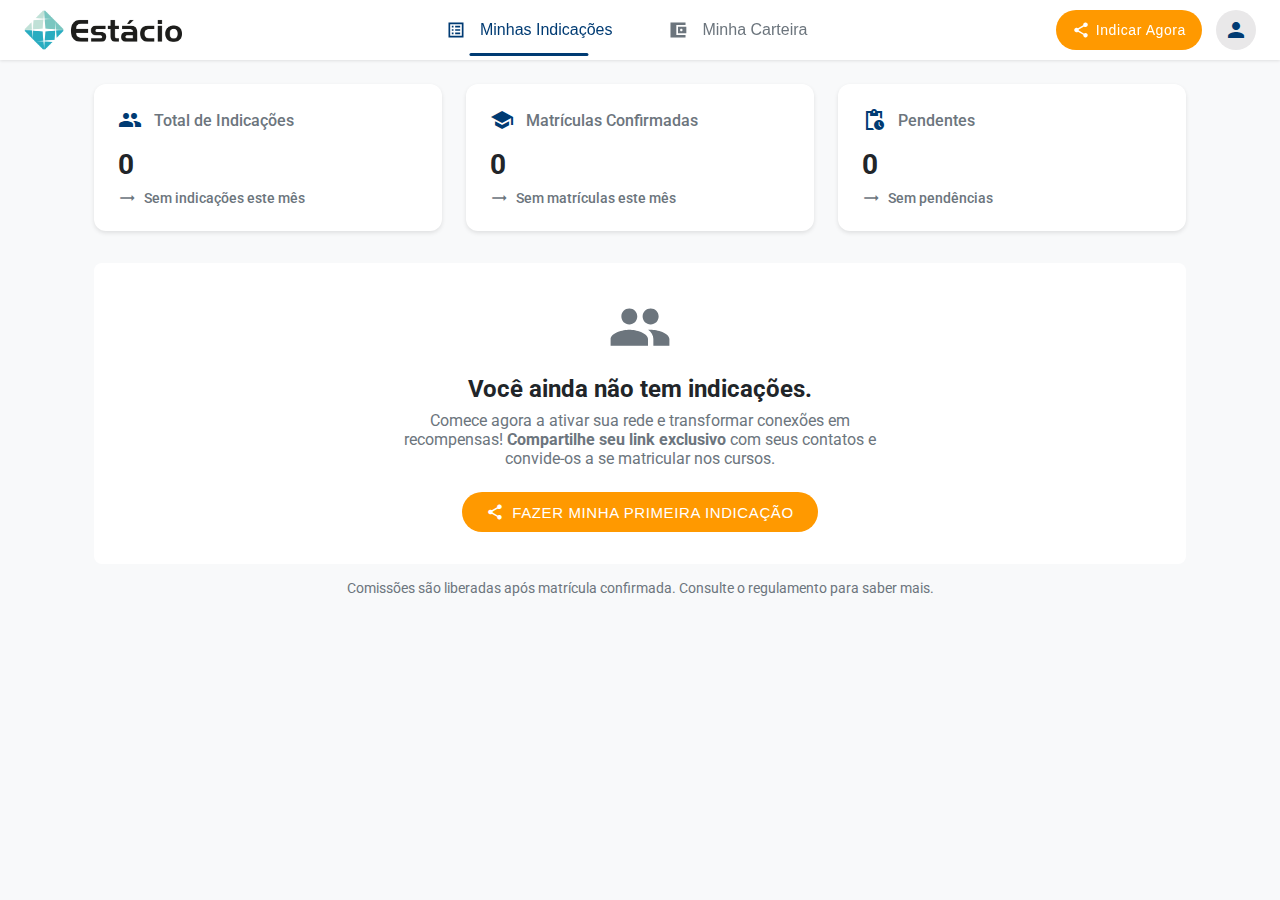
<file: empty_state.html>
<!DOCTYPE html>
<html lang="pt-BR">
<head>
  <meta charset="UTF-8" />
  <meta name="viewport" content="width=device-width, initial-scale=1.0"/>
  <title>Saber em Rede - Plataforma de Afiliados (Empty State)</title>
  <link href="https://fonts.googleapis.com/css2?family=Roboto:wght@400;500;700&display=swap" rel="stylesheet">
  <link href="https://fonts.googleapis.com/icon?family=Material+Icons+Sharp" rel="stylesheet">
  <link href="css/styles.css" rel="stylesheet">
  <link href="css/emptyStateShowcase.css" rel="stylesheet">
  <!-- Removido link para main.js, pois este é um showcase estático -->
</head>
<body>
  <header class="app-header">
    <img src="components/estacio-logo.png" alt="Estacio Logo" class="header-logo-img">
    <!-- Botão de menu mobile não é relevante para o showcase estático -->
    <nav class="header-nav-desktop">
        <!-- Links de navegação --><!-- Manter a estrutura visual, mas sem a funcionalidade JS -->
        <button class="header-nav-link active" id="header-nav-indicacoes-showcase"> <span class="material-icons-sharp">list_alt</span><span>Minhas Indicações</span> </button>
        <button class="header-nav-link" id="header-nav-carteira-showcase"> <span class="material-icons-sharp">account_balance_wallet</span><span>Minha Carteira</span> </button>
    </nav>
    <!-- O botão Indicar Agora movido para fora da header-user-section -->
    <button class="btn btn-primary header-action-button" id="headerOpenShareModalBtn-showcase"> <span class="material-icons-sharp">share</span> Indicar Agora </button>
    <div class="header-user-section">
        <!-- O botão de perfil refatorado (agora à direita com espaçamento) -->
        <!-- Removida a div user-info-avatar-area e o user-info-header para igualar a index.html -->
        <button id="userMenuToggle-showcase" class="user-avatar-button margin-left-4px" aria-label="Menu do Usuário" aria-haspopup="true" aria-expanded="false"> <span class="material-icons-sharp">person</span> </button>

        <!-- Conteúdo do dropdown oculto por padrão -->
        <div id="userDropdownMenu-showcase" class="user-dropdown-menu" role="menu" style="display: none;">
           <div class="dropdown-header"> <div class="user-info"> <span class="user-name-dropdown">Fulano de Souza</span> <span class="user-email-dropdown">fulano@email.com</span> </div> </div>
           <!-- Adicionando Saldo e Link para Sacar -->
           <div class="dropdown-saldo" style="padding: 0.75rem 1rem; border-bottom: 1px solid var(--mdc-divider-color);">
                 <span class="user-balance-dropdown" style="font-size: 0.875rem; color: var(--mdc-text-secondary-on-surface);">Saldo Disponível: <br><span class="balance-amount" style="font-weight: 700; color: var(--mdc-theme-success);">R$ 0,00</span></span>
                 <!-- Botão Sacar Grana desativado no empty state -->
                 <a href="#" role="menuitem" class="dropdown-item disabled-link" style="padding: 0.5rem 0; color: var(--mdc-text-disabled-on-surface); font-size: 0.875rem; pointer-events: none;" onclick="return false;">Sacar Grana</a>
            </div>
           <a href="#" role="menuitem" class="dropdown-item"> <span class="material-icons-sharp">badge</span> Meus Dados <span class="material-icons-sharp chevron">chevron_right</span> </a>
           <a href="#" role="menuitem" class="dropdown-item"> <span class="material-icons-sharp">credit_card</span> Dados Bancários <span class="material-icons-sharp chevron">chevron_right</span> </a>
           <a href="#" role="menuitem" class="dropdown-item"> <span class="material-icons-sharp">school</span> Treinamento <span class="material-icons-sharp chevron">chevron_right</span> </a>
           <a href="#" role="menuitem" class="dropdown-item"> <span class="material-icons-sharp">help_outline</span> FAQ <span class="material-icons-sharp chevron">chevron_right</span> </a>
           <a href="#" role="menuitem" class="dropdown-item"> <span class="material-icons-sharp">gavel</span> Regulamento <span class="material-icons-sharp chevron">chevron_right</span> </a>
           <a href="#" role="menuitem" class="dropdown-item"> <span class="material-icons-sharp">support_agent</span> Suporte <span class="material-icons-sharp chevron">chevron_right</span> </a>
           <div class="dropdown-footer">
                <span class="app-name-text">Saber em Rede</span>
                <span class="app-version-text">App v1.0</span>
           </div>
        </div>
    </div>
  </header>

  <!-- Sidebar mobile não relevante para o showcase estático -->

  <main class="app-main-area">
      <!-- Conteúdo da aba Indicações -->
      <div class="main-content" id="page-indicacoes-showcase">
        <!-- Dashboard de Indicações - com valores zerados -->
        <div class="dashboard-grid">
            <div class="dashboard-card">
                <div class="dashboard-card-header">
                    <span class="material-icons-sharp">group</span>
                    <h3>Total de Indicações</h3>
                </div>
                <div class="dashboard-card-content">
                    <div class="dashboard-value">0</div>
                    <div class="dashboard-trend neutral">
                        <span class="material-icons-sharp">trending_flat</span>
                        Sem indicações este mês
                    </div>
                </div>
            </div>
            <div class="dashboard-card">
                <div class="dashboard-card-header">
                    <span class="material-icons-sharp">school</span>
                    <h3>Matrículas Confirmadas</h3>
                </div>
                <div class="dashboard-card-content">
                    <div class="dashboard-value">0</div>
                    <div class="dashboard-trend neutral">
                        <span class="material-icons-sharp">trending_flat</span>
                        Sem matrículas este mês
                    </div>
                </div>
            </div>
            <div class="dashboard-card">
                <div class="dashboard-card-header">
                    <span class="material-icons-sharp">pending_actions</span>
                    <h3>Pendentes</h3>
                </div>
                <div class="dashboard-card-content">
                    <div class="dashboard-value">0</div>
                    <div class="dashboard-trend neutral">
                        <span class="material-icons-sharp">trending_flat</span>
                        Sem pendências
                    </div>
                </div>
            </div>
        </div>
        <!-- Lista de Indicações - Oculta -->
        <div class="card" style="display: none;">
             <!-- Conteúdo da lista real (oculto) -->
        </div>

        <!-- Empty State para Minhas Indicações - Visível por padrão neste arquivo -->
        <div class="empty-state empty-state-indicacoes" style="display: flex;"> <!-- display: flex para forçar visível -->
            <div class="empty-state-content">
                <span class="material-icons-sharp empty-state-icon">group</span>
                <h3>Você ainda não tem indicações.</h3>
                <p>Comece agora a ativar sua rede e transformar conexões em recompensas! <strong>Compartilhe seu link exclusivo</strong> com seus contatos e convide-os a se matricular nos cursos.</p>
                <button class="btn btn-primary btn-lg" id="emptyStateIndicacoesCta-showcase"> <span class="material-icons-sharp">share</span> Fazer minha primeira indicação </button>
            </div>
        </div>

         <p class="transparency-text">Comissões são liberadas após matrícula confirmada. Consulte o regulamento para saber mais.</p>
      </div>

      <!-- Conteúdo da aba Carteira -->
      <div class="main-content" id="page-carteira-showcase" style="display: none;"> <!-- Oculto inicialmente, simula estar na aba Indicações -->
        <!-- Dashboard da Carteira - com valores zerados -->
        <div class="dashboard-grid">
            <div class="dashboard-card">
                <div class="dashboard-card-header">
                    <span class="material-icons-sharp">account_balance_wallet</span>
                    <h3>Saldo Disponível</h3>
                </div>
                <div class="dashboard-card-content">
                    <div class="dashboard-value">R$ 0,00</div>
                    <div class="dashboard-trend neutral">
                        <span class="material-icons-sharp">trending_flat</span>
                        Sem saldo este mês
                    </div>
                </div>
            </div>
            <div class="dashboard-card">
                <div class="dashboard-card-header">
                    <span class="material-icons-sharp">payments</span>
                    <h3>Total Sacado</h3>
                </div>
                <div class="dashboard-card-content">
                    <div class="dashboard-value">R$ 0,00</div>
                    <div class="dashboard-trend neutral">
                        <span class="material-icons-sharp">trending_flat</span>
                        Sem saques anteriores
                    </div>
                </div>
            </div>
            <div class="dashboard-card">
                <div class="dashboard-card-header">
                    <span class="material-icons-sharp">pending_actions</span>
                    <h3>Saque Pendente</h3>
                </div>
                <div class="dashboard-card-content">
                    <div class="dashboard-value">R$ 0,00</div>
                    <div class="dashboard-trend neutral">
                        <span class="material-icons-sharp">trending_flat</span>
                        Sem pendências
                    </div>
                </div>
            </div>
        </div>
        <!-- Histórico de Transações - Oculto -->
        <div class="card" style="display: none;">
            <!-- Conteúdo da lista real (oculto) -->
        </div>

        <!-- Empty State para Minha Carteira - Visível neste arquivo -->
        <div class="empty-state empty-state-carteira" style="display: flex;"> <!-- display: flex para forçar visível -->
             <div class="empty-state-content">
                 <span class="material-icons-sharp empty-state-icon">account_balance_wallet</span>
                 <h3>Sua carteira está vazia.</h3>
                 <p>Suas comissões por matrículas confirmadas aparecerão aqui. Comece a indicar alunos agora mesmo para acumular saldo!</p>
                 <button class="btn btn-primary btn-lg" id="emptyStateCarteiraCta-showcase"> <span class="material-icons-sharp">share</span> Indicar meu primeiro aluno </button>
             </div>
         </div>

         <p class="transparency-text">Certifique-se de que seus dados bancários no perfil estão corretos para receber. Consulte o regulamento para saques.</p>
      </div>
  </main>

  <!-- Modal de Indicação - Manter estrutura visual básica, mas oculta -->
  <div id="shareModal-showcase" class="modal-overlay" style="display: none;">
      <div class="modal-content share-modal-content">
          <button id="closeShareModal-showcase" class="modal-close-btn">×</button>
          <div class="modal-header">
              <h3 class="modal-title">Sua Rede Vale Muito!</h3>
              <p class="modal-subtitle">Ative suas conexões para indicar alunos e receba comissões por cada matrícula confirmada.</p>
          </div>
          <div class="modal-body">
              <div class="share-section share-copy-link">
                  <h4>Seu Link Exclusivo:</h4>
                  <div class="share-link-area">
                      <input type="text" id="affiliateLinkModalInput-showcase" value="https://sabemrede.com/indique/SEU_CODIGO_UNICO" readonly class="share-link-input">
                      <button id="copyLinkFromModalBtn-showcase" class="btn btn-primary">
                          <span class="material-icons-sharp">content_copy</span>
                          Copiar Link
                      </button>
                  </div>
                  <p class="copy-success-message" style="display: none;">Link copiado com sucesso!"></p>
              </div>
              <div class="divider"><span>Informações</span></div>
          </div>
          <div class="modal-footer">
              <div class="footer-links">
                   <a href="#" class="btn btn-link btn-sm"> <span class="material-icons-sharp">help_outline</span> Como funciona? </a>
                   <a href="#" class="btn btn-link btn-sm"> <span class="material-icons-sharp">gavel</span> Regulamento completo </a>
               </div>
           </div>
      </div>
  </div>

  <!-- MODAL DE SAQUE -->
<div id="withdrawalModal-showcase" class="modal-overlay" style="display: none;">
    <div class="modal-content withdrawal-modal-content">
        <button id="closeWithdrawalModal-showcase" class="modal-close-btn">×</button>

        <div class="modal-header">
            <h3 class="modal-title">Solicitar Saque</h3>
            <p class="modal-subtitle">Gerencie suas comissões e solicite retiradas para sua conta bancária.</p>
        </div>

        <div class="modal-body">
            <!-- Contêiner para a coluna da esquerda (Regras) -->
            <div class="withdrawal-modal-left-column">
                 <div class="rules-section">
                      <h4>Regras Importantes:</h4>
                      <ul>
                           <li>O menor valor de saque é de <strong>R$ 20,00</strong>.</li>
                           <li>Para seguir com o saque, você precisa ter, ao menos, uma conta bancária cadastrada em <strong>Meus Dados > Dados Bancários > Novo Favorecido</strong>.</li>
                           <li><strong>ATENÇÃO:</strong> Saques para contas Pessoa Jurídica (PJ) têm prazo de <strong>10 dias</strong> para pagamento após o envio da nota fiscal.</li>
                      </ul>
                 </div>
            </div>
            
            <!-- Contêiner para a coluna da direita (Funcionalidade) -->
            <div class="withdrawal-modal-right-column">
                 <div class="form-group">
                     <label for="withdrawalAmountInput-showcase">Quanto você quer sacar?</label>
                     <input type="number" id="withdrawalAmountInput-showcase" class="form-control" placeholder="R$ 0,00" step="0.01" min="20.00">
                     <small class="form-text text-muted">Saldo Disponível: <span class="balance-amount">R$ 0,00</span></small>
                 </div>

                 <div class="form-group">
                     <label for="recipientAccountSelect-showcase">Quem irá receber a grana?</label>
                     <select id="recipientAccountSelect-showcase" class="form-control">
                         <option value="">-- Selecione uma conta --</option>
                         <!-- Opções de conta serão populadas via JS ou backend -->
                         <option value="conta1">Minha Conta Pessoa Física</option>
                         <option value="conta2">Conta PJ da Empresa</option>
                     </select>
                     <small class="form-text"><a href="#" id="linkAddNewAccount-showcase">Ainda não tem uma conta cadastrada? Clique aqui.</a></small>
                 </div>

                 <!-- Nova seção para Opções de Recebimento com campo de seleção -->
                 <div class="form-group">
                     <label for="withdrawalOptionSelect">Opções de Recebimento: <span class="material-icons-sharp info-icon" title="Saiba mais sobre as opções de saque">info</span></label>
                     <select id="withdrawalOptionSelect" class="form-control">
                         <option value="">-- Selecione uma opção --</option>
                         <option value="saque-rapido" data-info="Saque Rápido: Válido para solicitações até 12h em dias úteis. Após, no próximo dia útil. Será cobrada uma taxa de 5% sobre o valor sacado (Ex: Saque de R$100,00 = Taxa de R$5,00).">Saque Rápido</option>
                         <option value="saque-regular" data-info="Saque Regular (Sem Taxa): Duas datas programadas no mês para receber suas comissões:\nAtividade | Período de saque | Data pagamento\n------- | -------- | --------\n1ª Janela | Dia 01 até 15 | Prox dia 25\n2ª Janela | Dia 16 até 31 | Prox dia 10">Saque Regular (Sem Taxa)</option>
                     </select>
                      <!-- Aqui podemos adicionar um contêiner para exibir o tooltip content via JS -->
                     <div id="withdrawalOptionInfo" class="withdrawal-option-info" style="display: none; margin-top: 10px; padding: 10px; border: 1px solid #ccc; border-radius: 4px; background-color: #f9f9f9; font-size: 0.875rem;"></div>
                 </div>
            </div>
        </div>

        <div class="modal-footer">
            <button class="btn btn-primary btn-lg">Solicitar Saque</button>
        </div>
    </div>
</div>

</body>
<script src="js/emptyStateShowcase.js"></script>
<script type="text/javascript">
    (function(c,l,a,r,i,t,y){c[a]=c[a]||function(){(c[a].q=c[a].q||[]).push(arguments)};t=l.createElement(r);t.async=1;t.src="https://www.clarity.ms/tag/"+i;y=l.getElementsByTagName(r)[0];y.parentNode.insertBefore(t,y);})(window, document, "clarity", "script", "rmoch0jj0r");
</script>
</html>
</file>
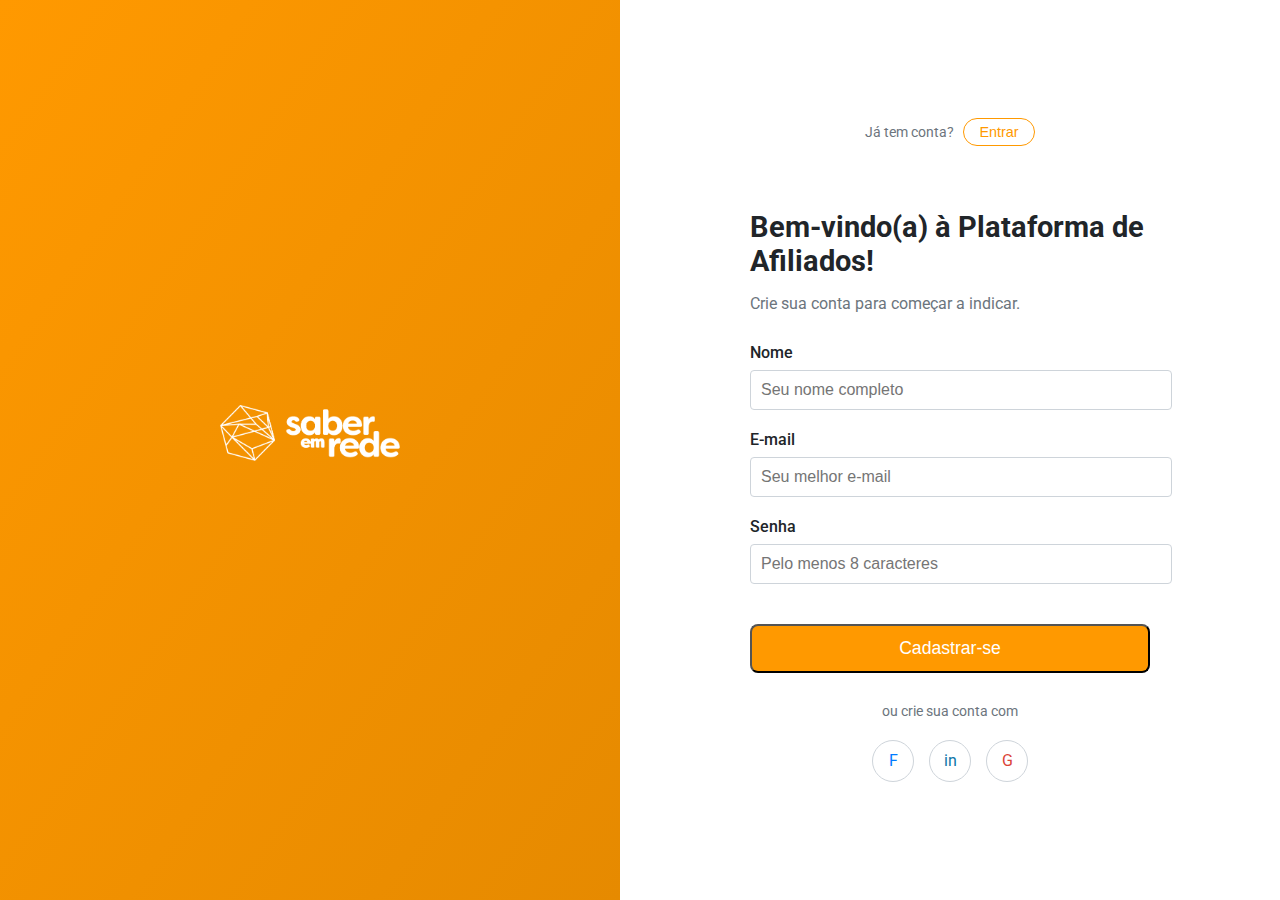
<file: login.html>
<!DOCTYPE html>
<html lang="pt-BR">
<head>
    <meta charset="UTF-8" />
    <meta name="viewport" content="width=device-width, initial-scale=1.0"/>
    <title>Saber em Rede - Login/Cadastro</title>
    <link href="https://fonts.googleapis.com/css2?family=Roboto:wght@400;500;700&display=swap" rel="stylesheet">
    <link href="https://fonts.googleapis.com/icon?family=Material+Icons+Sharp" rel="stylesheet">
    <style>
        body {
            font-family: 'Roboto', sans-serif;
            margin: 0;
            padding: 0;
            background-color: #f0f2f5; /* Cor de fundo clara */
            color: #212529; /* Cor de texto primária */
            display: flex;
            min-height: 100vh;
        }

        .login-container {
            display: flex;
            width: 100%;
            min-height: 100vh;
        }

        .left-panel {
            width: 50%;
            background: linear-gradient(to bottom right, #FF9900, #E68A00); /* Gradiente laranja */
            color: #FFFFFF; /* Texto branco para contraste */
            display: flex;
            justify-content: center;
            align-items: center;
            padding: 20px;
            /* Estilos para customização da IE podem ser aplicados aqui */
            text-align: center;
        }

        .right-panel {
            width: 50%;
            background-color: #ffffff; /* Cor de fundo para o painel de formulários */
            display: flex;
            justify-content: center;
            align-items: center;
            padding: 40px;
            overflow-y: auto; /* Adiciona scroll se o conteúdo for muito longo */
            flex-direction: column; /* Empilha os itens verticalmente */
        }

        .welcome-text {
            margin-bottom: 30px; /* Espaçamento abaixo do texto de boas-vindas */
            text-align: left; /* Alinha o texto à esquerda */
            width: 100%; /* Garante que o bloco ocupe a largura do container */
        }

        .form-container {
            max-width: 400px; /* Largura máxima para o conteúdo do formulário */
            width: 100%;
            text-align: left;
        }

        .form-step {
            display: none; /* Inicialmente todos ocultos */
        }

        .form-step.active {
            display: block; /* Apenas o passo ativo é exibido */
        }

        .form-header h2 {
            color: #003B73; /* Cor primária */
            margin-bottom: 10px;
        }

        .form-header p {
            color: #6c757d; /* Cor secundária */
            margin-bottom: 30px;
        }

        .form-group {
            margin-bottom: 20px;
        }

        .form-group label {
            display: block;
            margin-bottom: 8px;
            font-weight: 500;
        }

        .form-group input[type="text"],
        .form-group input[type="email"],
        .form-group input[type="password"] {
            width: 100%;
            padding: 10px;
            border: 1px solid #ced4da;
            border-radius: 4px;
            font-size: 1rem;
        }

         .form-group input[type="text"]:focus,
         .form-group input[type="email"]:focus,
         .form-group input[type="password"]:focus {
            outline: none;
            border-color: #007bff; /* Cor de foco similar ao bootstrap */
            box-shadow: 0 0 0 0.2rem rgba(0, 123, 255, 0.25);
         }

        .button-group {
            margin-top: 30px;
            display: flex;
            justify-content: space-between;
            gap: 15px;
        }

        .button-group button {
            padding: 10px 20px;
            font-size: 1rem;
            font-weight: 500;
            border-radius: 4px;
            border: none;
            cursor: pointer;
            transition: background-color 0.2s;
        }

        .btn-primary {
            background-color: #FF9900; /* Laranja primário */
            color: #FFFFFF;
        }

        .btn-primary:hover {
            background-color: #E68A00; /* Laranja hover */
        }

         .btn-outline {
            background-color: transparent;
            color: #FF9900; /* Laranja primário */
            border: 1px solid #FF9900;
        }

        .btn-outline:hover {
            background-color: rgba(255, 153, 0, 0.1); /* Laranja com transparência */
        }

         /* Responsividade básica */
        @media (max-width: 768px) {
          .login-container {
            flex-direction: column; /* Empilha os painéis em telas menores */
          }

          .left-panel, .right-panel {
            width: 100%; /* Ocupa a largura total */
            min-height: auto; /* Altura automática */
          }

          .left-panel {
              padding: 40px 20px; /* Ajusta padding */
          }

          .right-panel {
              padding: 40px 20px; /* Ajusta padding */
          }

           .form-container {
               max-width: 100%; /* Usa a largura total disponível */
           }
        }

        /* Estilos para os links de login social */
        .social-login-links {
            margin-top: 20px; /* Espaçamento acima */
            text-align: center;
        }

        .social-login-links a {
            margin: 0 10px; /* Espaçamento entre os links */
            color: #003B73; /* Cor similar ao azul primário */
            text-decoration: none;
            font-size: 0.9rem;
            font-weight: 500;
        }

        .social-login-links a:hover {
            text-decoration: underline;
        }

    </style>
</head>
<body>
    <div class="login-container">
        <div class="left-panel">
            <!-- Conteúdo customizável pela IE (logo, ilustração, texto) -->
            <div>
                <img src="components/logo-saber-branco.png" alt="Logo Saber em Rede" style="max-width: 180px; margin-bottom: 30px;">
                <!-- Remover o texto de boas-vindas daqui -->
            </div>
        </div>

        <div class="right-panel">
             <div class="already-have-account" style="text-align: right; margin-bottom: 40px;">
                <span style="color: #6c757d; font-size: 0.9rem; margin-right: 5px;">Já tem conta?</span>
                <button class="btn-outline" onclick="showStep('login')" style="padding: 5px 15px; font-size: 0.9rem; border-radius: 20px;">Entrar</button>
            </div>
            
            <div class="form-container" style="text-align: left;">
                <!-- Texto de boas-vindas e subtítulo -->
                <div class="form-header" style="margin-bottom: 30px;">
                    <h2 style="font-size: 1.8rem; margin-bottom: 5px; color: #212529;">Bem-vindo(a) à Plataforma de Afiliados!</h2>
                    <p style="font-size: 1rem; color: #6c757d;">Crie sua conta para começar a indicar.</p>
                </div>

                <!-- Formulário de Cadastro (inspirado na referência) -->
                <div id="register-form" class="form-step active">
                    <div class="form-group">
                        <label for="register-name">Nome</label>
                        <input type="text" id="register-name" placeholder="Seu nome completo">
                    </div>
                    <div class="form-group">
                        <label for="register-email">E-mail</label>
                        <input type="email" id="register-email" placeholder="Seu melhor e-mail">
                    </div>
                    <div class="form-group">
                        <label for="register-password">Senha</label>
                        <input type="password" id="register-password" placeholder="Pelo menos 8 caracteres">
                         <!-- Ícone de mostrar/esconder senha pode ser adicionado depois -->
                    </div>

                    <button class="btn-primary" style="width: 100%; padding: 12px; font-size: 1.1rem; border-radius: 8px; margin-top: 20px;" onclick="handleCadastro()">Cadastrar-se</button>

                    <!-- Login Social com Ícones -->
                    <div style="text-align: center; margin-top: 30px; margin-bottom: 20px; color: #6c757d; font-size: 0.9rem;">ou crie sua conta com</div>
                    
                    <div class="social-icons" style="display: flex; justify-content: center; gap: 15px;">
                         <a href="#" onclick="alert('Login com Facebook')" style="display: flex; align-items: center; justify-content: center; width: 40px; height: 40px; border: 1px solid #ced4da; border-radius: 50%; color: #007bff; text-decoration: none;">F</a> <!-- Placeholder para ícone Facebook -->
                         <a href="#" onclick="alert('Login com LinkedIn')" style="display: flex; align-items: center; justify-content: center; width: 40px; height: 40px; border: 1px solid #ced4da; border-radius: 50%; color: #0e76a8; text-decoration: none;">in</a> <!-- Placeholder para ícone LinkedIn -->
                         <a href="#" onclick="alert('Login com Google')" style="display: flex; align-items: center; justify-content: center; width: 40px; height: 40px; border: 1px solid #ced4da; border-radius: 50%; color: #db4437; text-decoration: none;">G</a> <!-- Placeholder para ícone Google -->
                    </div>
                </div>

                <!-- Formulário de Login (inicialmente oculto) -->
                 <div id="login-form" class="form-step">
                    <div class="form-header" style="margin-bottom: 30px;">
                        <h2 style="font-size: 1.8rem; margin-bottom: 5px; color: #212529;">Acessar Sua Conta</h2>
                        <p style="font-size: 1rem; color: #6c757d;">Insira seus dados para continuar.</p>
                    </div>
                     <div class="form-group">
                        <label for="login-email">E-mail</label>
                        <input type="email" id="login-email" placeholder="Seu e-mail cadastrado">
                    </div>
                     <div class="form-group">
                        <label for="login-password">Senha</label>
                        <input type="password" id="login-password" placeholder="Sua senha">
                         <!-- Link para esqueceu senha movido aqui -->
                         <p style="text-align: right; margin-top: 5px; font-size: 0.875rem;"><a href="#" onclick="alert('Redirecionar para página de recuperação de senha')" style="color: #007bff; text-decoration: none;">Esqueceu sua senha?</a></p>
                    </div>

                    <button class="btn-primary" style="width: 100%; padding: 12px; font-size: 1.1rem; border-radius: 8px; margin-top: 20px;" onclick="handleLogin()">Entrar</button>

                     <!-- Opção para criar conta -->
                     <div style="text-align: center; margin-top: 30px; font-size: 0.9rem;">
                         <span style="color: #6c757d;">Não tem conta?</span> <a href="#" onclick="showStep('register-form')" style="color: #007bff; text-decoration: none; font-weight: 500;">Crie uma agora</a>
                     </div>
                 </div>

            </div>
        </div>
    </div>

  <script>
    let currentForm = 'register-form'; // Pode ser 'register-form' ou 'login-form'

    function showStep(formId) {
      document.querySelectorAll('.form-step').forEach(step => {
        step.classList.remove('active');
      });
      document.getElementById(formId).classList.add('active');
      currentForm = formId;

       // Atualizar o link/botão no canto superior
       const alreadyHaveAccountDiv = document.querySelector('.already-have-account');
       if (formId === 'register-form') {
            alreadyHaveAccountDiv.innerHTML = '<span style="color: #6c757d; font-size: 0.9rem; margin-right: 5px;">Já tem conta?</span> <button class="btn-outline" onclick="showStep(\'login-form\')" style="padding: 5px 15px; font-size: 0.9rem; border-radius: 20px;">Entrar</button>';
       } else {
            alreadyHaveAccountDiv.innerHTML = '<span style="color: #6c757d; font-size: 0.9rem; margin-right: 5px;">Não tem conta?</span> <button class="btn-outline" onclick="showStep(\'register-form\')" style="padding: 5px 15px; font-size: 0.9rem; border-radius: 20px;">Cadastrar-se</button>';
       }
    }

    function handleLogin() {
      // Lógica de login aqui
      alert('Processando login...');
      // Exemplo de redirecionamento após login bem sucedido:
      // window.location.href = 'index.html';
    }

    function handleCadastro() {
      // Lógica de cadastro aqui
      alert('Processando cadastro...');
      // Exemplo de redirecionamento após cadastro bem sucedido:
      // window.location.href = 'index.html';
    }

    // Inicializar mostrando o formulário de cadastro
    document.addEventListener('DOMContentLoaded', () => {
        showStep(currentForm);
    });

  </script>

<script type="text/javascript">
    (function(c,l,a,r,i,t,y){c[a]=c[a]||function(){(c[a].q=c[a].q||[]).push(arguments)};t=l.createElement(r);t.async=1;t.src="https://www.clarity.ms/tag/"+i;y=l.getElementsByTagName(r)[0];y.parentNode.insertBefore(t,y);})(window, document, "clarity", "script", "rmoch0jj0r");
</script>
</body>
</html>
</file>
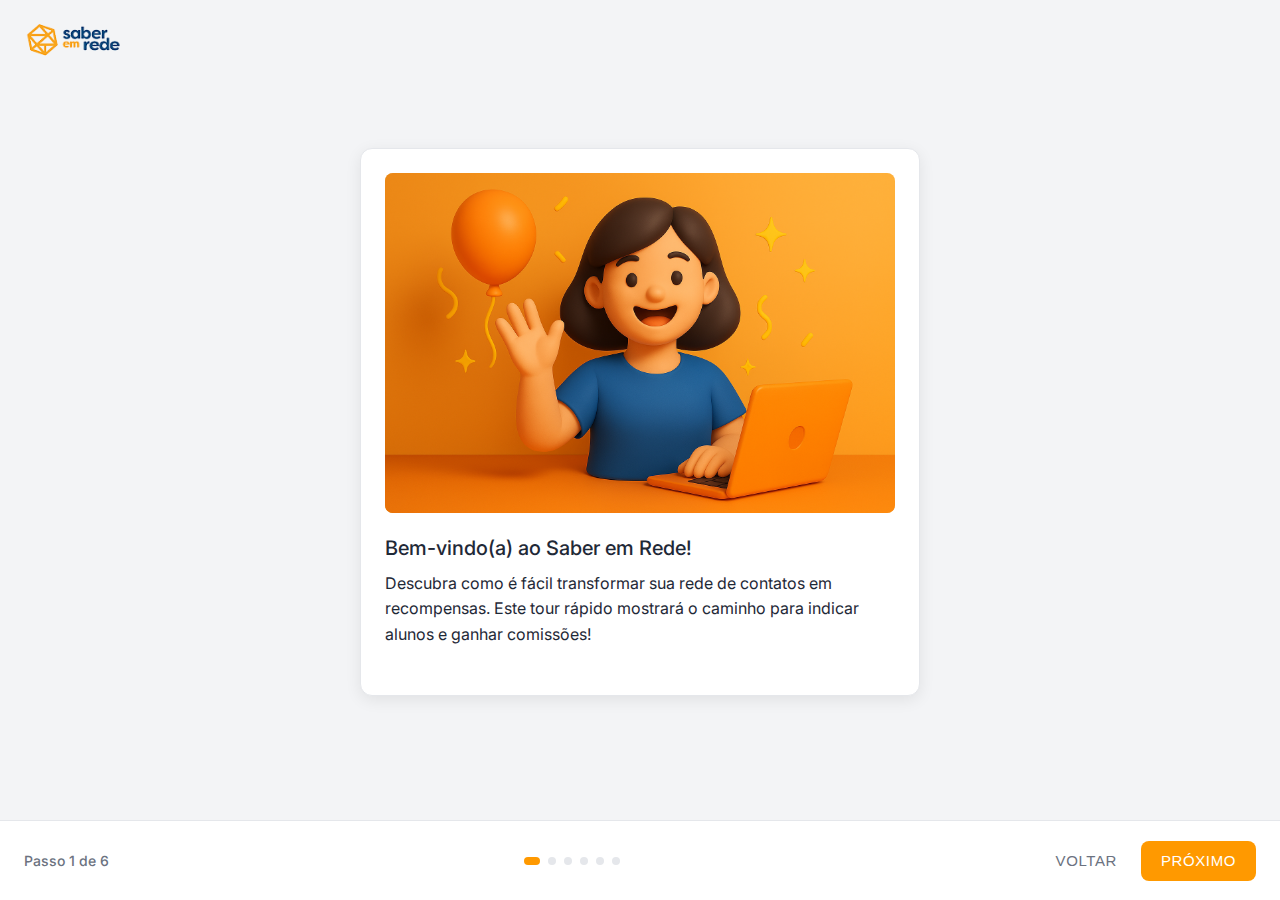
<file: onboarding.html>
<!DOCTYPE html>
<html lang="pt-BR">
<head>
    <meta charset="UTF-8" />
    <meta name="viewport" content="width=device-width, initial-scale=1.0"/>
    <title>Onboarding Afiliados - Saber em Rede</title>
    <link href="https://fonts.googleapis.com/css2?family=Inter:wght@300;400;500;600;700&display=swap" rel="stylesheet">
    <link href="https://fonts.googleapis.com/icon?family=Material+Icons+Sharp" rel="stylesheet">
    <link href="css/styles.css" rel="stylesheet">
    <link href="css/onboarding.css" rel="stylesheet">
    <style>
      :root {
        --primary: #FF9900; /* Laranja principal (adaptado) */
        --primary-light: #FFEDD5; /* Laranja claro */
        --primary-hover: #E68A00; /* Laranja hover (adaptado) */
        --secondary: #10B981; /* Verde secundário */
        --border: #E5E7EB;
        --bg: #FFFFFF;
        --bg2: #F9FAFB;
        --bg3: #F3F4F6;
        --text: #1F2937;
        --muted: #6B7280;
        --danger: #EF4444;
        --warning: #F59E0B;
        --radius: 8px;
        --radius-lg: 12px;
        --shadow: 0 4px 16px rgba(0,0,0,0.08);
      }

      * {
        box-sizing: border-box;
        margin: 0;
        padding: 0;
      }

      body {
        font-family: 'Inter', -apple-system, BlinkMacSystemFont, sans-serif;
        background-color: var(--bg3); /* Fundo leve para o body */
        color: var(--text);
        line-height: 1.5;
        min-height: 100vh;
        display: flex;
        flex-direction: column;
        justify-content: center;
        align-items: center;
        padding-top: 0;
        padding-bottom: 80px; /* Espaço para a navegação fixa (ajustar se necessário) */
      }

      /* Logo no canto superior esquerdo */
      .top-left-logo {
        position: fixed; /* Fixa a logo na tela */
        top: 20px; /* Distância do topo */
        left: 20px; /* Distância da esquerda */
        height: 40px; /* Altura da logo (ajustar conforme necessário) */
        z-index: 100; /* Garante que a logo fique acima de outros elementos */
      }

      .onboarding-container {
        max-width: 600px;
        margin: 0 auto; /* Centraliza o container horizontalmente */
        padding: 20px; /* Adiciona padding interno */
        width: 100%;
        position: relative;
        flex-grow: 0; /* Não permite que o container ocupe todo o espaço, para centralizar */
        background-color: transparent; /* Garante que não tenha fundo próprio */
        box-shadow: none; /* Remove qualquer sombra do container */
      }

      /* Novo cabeçalho simplificado */
      .header {
        text-align: center;
        padding: 16px 20px; /* Ajusta padding */
        background: var(--bg);
        border-bottom: 1px solid var(--border);
        position: fixed; /* Torna o header fixo */
        top: 0; /* Fixa no topo */
        left: 0;
        right: 0;
        z-index: 10; /* Garante que fique acima do conteúdo */
        display: flex; /* Adicionado display flex */
        align-items: center; /* Centraliza verticalmente */
        justify-content: center; /* Centraliza horizontalmente */
        height: 85px; /* Altura fixa para o padding do body */
      }

      .back-btn {
        position: absolute;
        left: 16px;
        top: 50%; /* Centraliza verticalmente */
        transform: translateY(-50%); /* Ajusta centralização */
        background: none;
        border: none;
        color: #003B73; /* Azul primário do tema */
        font-size: 14px;
        font-weight: 500;
        display: flex;
        align-items: center;
        gap: 4px;
        cursor: pointer;
        text-decoration: none; /* Remove sublinhado */
      }

      .back-btn:hover { text-decoration: underline; }

      .back-btn .material-icons-sharp { font-size: 20px; }

      .logo-container {
           position: absolute;
           left: 50%;
           transform: translateX(-50%);
           top: 50%;
           transform: translate(-50%, -50%); /* Centraliza a logo */
      }

      .logo {
        height: 32px;
        /* margin-bottom: 12px; Removido, centralizado no container */
      }

      .header-content {
           text-align: center;
           margin-top: 40px; /* Espaço abaixo da logo no header */
      }

      .title {
        font-size: 1.5rem;
        font-weight: 700;
        margin-bottom: 4px;
        color: var(--primary);
      }

      .subtitle {
        font-size: 1rem;
        color: var(--muted);
        max-width: 80%;
        margin: 0 auto;
      }

      /* Step Header */
      .step-header {
        padding: 24px; /* Ajusta padding */
        margin-bottom: 0; /* Removido margin-bottom */
        display: flex;
        flex-direction: column;
        align-items: center;
      }

      .step-progress {
        font-size: 0.875rem;
        color: var(--muted);
        margin-bottom: 8px;
        font-weight: 500;
      }

      .step-title {
        font-size: 1.5rem;
        font-weight: 700;
        margin-bottom: 16px;
        text-align: left; /* Alinhado à esquerda */
        color: var(--primary);
      }

      /* Step Content */
      .step-content {
        background: var(--bg); /* Mantém o fundo branco para o conteúdo do passo */
        border-radius: var(--radius-lg);
        padding: 24px;
        margin: 0 auto 24px auto; /* Centraliza horizontalmente */
        max-width: calc(600px - 40px); /* Limita a largura considerando padding do container */
        width: 100%; /* Garante que o conteúdo ocupe a largura máxima */
        box-shadow: var(--shadow);
        border: 1px solid var(--border);
        position: relative;
      }

      .step-image {
        width: 100%;
        aspect-ratio: 3 / 2; /* Proporção 3:2 (largura para altura) */
        background-image: linear-gradient(to top right, var(--primary-hover), var(--primary-light)); /* Ajustado para laranja escuro no canto inferior esquerdo */
        border-radius: var(--radius);
        margin-bottom: 20px;
        display: flex;
        align-items: center;
        justify-content: center;
        overflow: hidden;
        color: white; /* Cor do texto placeholder */
        font-size: 1rem; /* Tamanho da fonte */
        font-weight: 500; /* Peso da fonte */
      }

      .step-image img {
        display: block; /* Remove espaço extra abaixo da imagem */
        width: 100%;
        height: 100%;
        object-fit: cover;
      }

      .step-description {
        color: var(--muted);
        margin-bottom: 24px;
        line-height: 1.6;
      }

      .step-note {
        font-size: 0.875rem;
        color: var(--muted);
        padding: 12px;
        background: var(--bg2);
        border-radius: var(--radius);
        margin-top: 16px;
        border-left: 3px solid var(--primary);
      }

      /* Navigation */
      .step-navigation {
        display: flex;
        justify-content: space-between;
        align-items: center;
        padding: 0 24px;
        position: fixed; /* Torna a navegação fixa */
        bottom: 0; /* Fixa na parte inferior */
        left: 0;
        right: 0;
        background: var(--bg); /* Fundo branco */
        border-top: 1px solid var(--border); /* Borda superior */
        height: 80px; /* Altura fixa para o padding do body */
        z-index: 10;
      }

      /* Buttons */
      .btn {
        display: inline-flex;
        align-items: center;
        justify-content: center;
        padding: 12px 20px;
        border-radius: var(--radius);
        font-weight: 500;
        font-size: 0.9375rem;
        cursor: pointer;
        transition: all 0.2s;
        border: none;
        text-decoration: none;
      }

      .btn-primary {
        background: var(--primary);
        color: white;
      }

      .btn-primary:hover {
        background: var(--primary-hover);
      }

      .btn-outline {
        background: transparent;
        color: var(--primary);
        border: 1px solid var(--primary);
      }

      .btn-outline:hover {
        background: var(--primary-light);
      }

      .btn-text {
        background: transparent;
        color: var(--muted);
        font-weight: 400;
      }

      .btn-text:hover {
        color: var(--primary);
      }

      /* Progress Indicator */
      .progress-container {
        display: flex;
        gap: 8px;
        margin-top: 0; /* Removido margin-top */
      }

      .progress-dot {
        width: 8px;
        height: 8px;
        border-radius: 50%;
        background: var(--border);
        transition: all 0.3s ease; /* Adicionado transição */
      }

      .progress-dot.active {
        background: var(--primary);
        width: 16px; /* Aumenta a largura para o dot ativo */
        border-radius: 4px; /* Transforma em retângulo arredondado */
      }

      /* Animations */
      @keyframes fadeIn {
        from { opacity: 0; transform: translateY(10px); }
        to { opacity: 1; transform: translateY(0); }
      }

      .fade-in {
        animation: fadeIn 0.4s ease-out forwards;
      }

      /* Button Group for Back and Next/Complete */
      .button-group {
        display: flex;
        gap: 4px; /* Espaço de 4px entre os botões */
        align-items: center;
      }
    </style>
</head>
<body>
  <img src="components/saberemrede.png" alt="Logo Saber em Rede" class="top-left-logo">
  <div class="onboarding-container">
    <!-- Step 1: Seu Link Exclusivo -->
    <div class="onboarding-step-section" data-step="1">
        <div class="step-header">
        </div>
        <div class="step-content">
          <div class="step-image">
            <img src="components/1.png" alt="Imagem da Primeira Etapa">
          </div>
          <h2 class="step-title">Bem-vindo(a) ao Saber em Rede!</h2>
          <p class="step-description">Descubra como é fácil transformar sua rede de contatos em recompensas. Este tour rápido mostrará o caminho para indicar alunos e ganhar comissões!</p>
        </div>
    </div>

    <!-- Step 2: Seu Link Exclusivo -->
    <div class="onboarding-step-section" data-step="2">
        <div class="step-header">
        </div>
        <div class="step-content">
          <div class="step-image">
            <img src="components/link.png" alt="Imagem do Link Exclusivo">
          </div>
          <h2 class="step-title">Seu Link Exclusivo</h2>
          <p class="step-description">Cada afiliado tem um link único e pessoal. É através dele que suas indicações são rastreadas. Compartilhe este link com amigos, família e contatos que queiram estudar!</p>
          <div class="step-note">Dica: Use suas redes sociais para alcançar mais pessoas!</div>
        </div>
    </div>

    <!-- Step 3: Do Cadastro à Matrícula -->
    <div class="onboarding-step-section" data-step="3">
        <div class="step-header">
        </div>
        <div class="step-content">
          <div class="step-image">
            <img src="components/2.png" alt="Imagem da Terceira Etapa">
          </div>
          <h2 class="step-title">Do Cadastro à Matrícula</h2>
          <p class="step-description">Quando alguém se cadastra usando seu link, nós acompanhamos todo o processo. Sua comissão é gerada assim que a matrícula é confirmada pela Instituição de Ensino.</p>
        </div>
    </div>

    <!-- Step 4: Acompanhe no Dashboard -->
    <div class="onboarding-step-section" data-step="4">
        <div class="step-header">
        </div>
        <div class="step-content">
          <div class="step-image">
            <img src="components/grana.png" alt="Imagem de Acompanhamento no Dashboard">
          </div>
          <h2 class="step-title">Acompanhe Tudo no Dashboard</h2>
          <p class="step-description">Na plataforma, você terá acesso a um painel completo: veja quantas indicações fez, quantos alunos se matricularam e o saldo das suas comissões disponíveis.</p>
        </div>
    </div>

    <!-- Step 5: Solicite Seu Saque -->
    <div class="onboarding-step-section" data-step="5">
        <div class="step-header">
        </div>
        <div class="step-content">
          <div class="step-image">
            <img src="components/saque.png" alt="Imagem de Solicitação de Saque">
          </div>
          <h2 class="step-title">Solicite o Saque das Suas Comissões!</h2>
          <p class="step-description">Com o saldo disponível na sua carteira, você pode solicitar o saque diretamente para a sua conta bancária cadastrada. É rápido, fácil e seguro!</p>
          <div class="step-note">Valor mínimo para saque: R$ 20,00</div>
        </div>
    </div>

    <!-- Step 6: Pronto para Começar -->
    <div class="onboarding-step-section" data-step="6">
        <div class="step-header">
        </div>
        <div class="step-content">
          <div class="step-image">
            <img src="components/6.png" alt="Imagem da Última Etapa">
          </div>
          <h2 class="step-title">Pronto para Começar!</h2>
          <p class="step-description">Agora você está pronto para começar a indicar alunos e ganhar recompensas! Acesse seu painel para ver todos os recursos disponíveis.</p>
        </div>
    </div>

  </div>

  <!-- Navigation -->
  <div class="step-navigation">
    <span id="stepProgressText" style="font-size: 0.875rem; color: var(--muted); font-weight: 500;"></span>
    <div class="progress-container">
      <div class="progress-dot active"></div>
      <div class="progress-dot"></div>
      <div class="progress-dot"></div>
      <div class="progress-dot"></div>
      <div class="progress-dot"></div>
      <div class="progress-dot"></div>
    </div>

    <div class="button-group"> <!-- Agrupa os botões de ação -->
      <button class="btn btn-text" id="btnBack">Voltar</button>
      <button class="btn btn-primary" id="btnNext">Próximo</button>
    </div>
  </div>

  <script>
    // Current step tracking
    let currentStep = 1;
    const totalSteps = 6;
    const stepSections = document.querySelectorAll('.onboarding-step-section');
    const progressDots = document.querySelectorAll('.progress-dot');
    const btnNext = document.getElementById('btnNext');
    const stepProgressText = document.getElementById('stepProgressText');
    const onboardingContainer = document.querySelector('.onboarding-container');
    const btnBack = document.getElementById('btnBack');

    function showStep(step) {
      stepSections.forEach(section => { section.style.display = 'none'; });

      const currentSection = document.querySelector(`.onboarding-step-section[data-step="${step}"]`);
      if (currentSection) {
           currentSection.style.display = 'block';
      }

      stepProgressText.textContent = `Passo ${step} de ${totalSteps}`;
      progressDots.forEach((dot, index) => {
        dot.classList.toggle('active', index < step);
      });

      if (step === totalSteps) {
        btnNext.textContent = 'Concluir';
      } else {
        btnNext.textContent = 'Próximo';
      }

      window.scrollTo({
          top: 0, // Não precisa rolar, o conteúdo já está centralizado
          behavior: 'smooth'
      });
    }

    btnNext.addEventListener('click', () => {
      if (currentStep < totalSteps) {
        currentStep++;
        showStep(currentStep);
      } else {
        window.location.href = 'index.html';
      }
    });

    btnBack.addEventListener('click', () => {
      if (currentStep > 1) {
        currentStep--;
        showStep(currentStep);
      }
    });

    document.addEventListener('DOMContentLoaded', () => {
        showStep(currentStep);
    });
  </script>

<script type="text/javascript">
    (function(c,l,a,r,i,t,y){c[a]=c[a]||function(){(c[a].q=c[a].q||[]).push(arguments)};t=l.createElement(r);t.async=1;t.src="https://www.clarity.ms/tag/"+i;y=l.getElementsByTagName(r)[0];y.parentNode.insertBefore(t,y);})(window, document, "clarity", "script", "rmoch0jj0r");
</script>
</body>
</html>
</file>
<file: css/styles.css>
:root {
  --mdc-theme-primary: #003B73;
  --mdc-theme-primary-variant: #002A52;
  --mdc-theme-secondary: #7ED957;
  --mdc-theme-accent: #F6BE00;
  --mdc-theme-background: #F8F9FA;
  --mdc-theme-surface: #FFFFFF;
  --mdc-theme-on-primary: #FFFFFF;
  --mdc-theme-on-secondary: #003B73;
  --mdc-theme-on-surface: #212529;
  --mdc-text-primary-on-surface: #212529;
  --mdc-text-secondary-on-surface: #6C757D;
  --mdc-text-disabled-on-surface: #ADB5BD;
  --mdc-theme-error: #DC3545;
  --mdc-theme-success: var(--mdc-theme-secondary);
  --mdc-theme-warning: #FFC107;
  --mdc-divider-color: #E9ECEF;
  --mdc-border-radius: 8px;
  --mdc-border-radius-large: 12px;
  --elevation-z1: 0 1px 3px 0 rgba(0,0,0,0.1), 0 1px 2px -1px rgba(0,0,0,0.1);
  --elevation-z2: 0 2px 6px 0 rgba(0,0,0,0.1), 0 2px 4px -2px rgba(0,0,0,0.1);
  --elevation-z4: 0 4px 12px 0 rgba(0,0,0,0.1), 0 2px 8px -2px rgba(0,0,0,0.1);
  --elevation-z8: 0 8px 16px 0 rgba(0,0,0,0.1), 0 4px 10px -2px rgba(0,0,0,0.1);
  --header-height: 60px;
  --mobile-sidebar-width: 280px;
}

* { box-sizing: border-box; margin: 0; padding: 0; }
html { font-size: 16px; }

body {
  font-family: 'Roboto', Arial, sans-serif;
  background-color: var(--mdc-theme-background);
  color: var(--mdc-theme-on-surface);
  padding-top: var(--header-height);
}
body.modal-open, body.mobile-sidebar-open { overflow: hidden; }

.material-icons-sharp { font-size: 20px; vertical-align: middle; line-height: 1; }

/* === HEADER === */
.app-header {
  position: fixed; top: 0; left: 0; right: 0; height: var(--header-height);
  background-color: var(--mdc-theme-surface);
  display: flex; align-items: center; padding: 0.75rem 1.5rem;
  box-shadow: 0 1px 3px rgba(0, 0, 0, 0.1);
  z-index: 100; gap: 12px;
}
.mobile-menu-toggle { display: none; background: none; border: none; padding: 8px; margin-right: 0; cursor: pointer; color: var(--mdc-text-secondary-on-surface); }
.mobile-menu-toggle .material-icons-sharp { font-size: 28px; }
.mobile-menu-toggle:hover { color: var(--mdc-theme-primary); }
.header-logo { font-size: 1.25rem; font-weight: 700; color: var(--mdc-theme-primary); text-decoration: none; margin-right: 1.5rem; white-space: nowrap; flex-shrink: 0; }
.header-logo-img {
    height: 40px; /* Adjust height as needed */
    margin-right: 1rem; /* Space between logo and other elements */
}
.header-nav-desktop { display: flex; flex-grow: 1; justify-content: center; gap: 1.5rem; }
.header-nav-desktop .header-nav-link { padding: 0.5rem 1rem; font-size: 1rem; font-weight: 500; color: var(--mdc-text-secondary-on-surface); text-decoration: none; border-radius: 8px; transition: color 0.2s ease, background-color 0.2s ease; background: none; border: none; cursor: pointer; display: flex; align-items: center; gap: 0.5rem; }
.header-nav-desktop .header-nav-link:hover { color: var(--mdc-theme-primary); background-color: rgba(var(--mdc-theme-primary-rgb), 0.05); }
.header-nav-desktop .header-nav-link.active { color: var(--mdc-theme-primary); position: relative; }
.header-nav-desktop .header-nav-link.active::after { content: ''; position: absolute; bottom: -8px; left: 50%; transform: translateX(-50%); width: 60%; height: 3px; background-color: var(--mdc-theme-primary); border-radius: 2px; }
.header-nav-desktop .header-nav-link .material-icons-sharp { margin-right: 6px; font-size: 20px; }
.header-action-button { padding: 0 16px !important; font-size: 0.875rem !important; text-transform: none !important; letter-spacing: 0.6px !important; white-space: nowrap; border-radius: 20px !important; }
.header-action-button .material-icons-sharp { margin-right: 6px !important; font-size: 18px !important; }
.header-user-section {
    display: flex;
    align-items: center;
    position: relative;
    padding: 0;
}
.header-user-section:hover {
    background-color: var(--mdc-theme-on-surface-rgb, 0, 0, 0, 0.08);
}
.user-info-avatar-area {
    display: flex;
    align-items: center;
    gap: 0.5rem;
    cursor: pointer;
    padding: 0.5rem;
    border-radius: 4px;
}
.user-info-header { display: flex; flex-direction: column; align-items: flex-start; }
.user-name-header { font-size: 0.95rem; font-weight: 500; color: var(--mdc-text-primary-on-surface); }
.user-balance-header { font-size: 0.8rem; color: var(--mdc-text-secondary-on-surface); }
.user-balance-header .balance-amount { font-weight: 700; color: var(--mdc-theme-success); }
.header-user-menu { position: relative; }
.user-avatar-button {
    background-color: #E9E8E9;
    border: none;
    border-radius: 50%;
    padding: 0;
    cursor: pointer;
    display: flex;
    align-items: center;
    justify-content: center;
    color: var(--mdc-theme-primary);
    transition: background-color 0.2s ease;
    width: 40px;
    height: 40px;
    font-size: 20px; /* Tamanho do ícone */
}
.user-avatar-button:hover {
    background-color: #E9E8E9; /* Mantém o fundo cinza */
}
.user-avatar-button:hover .material-icons-sharp {
    color: var(--mdc-theme-accent); /* Muda a cor do ícone para laranja no hover */
}
.user-avatar-button .material-icons-sharp { font-size: 24px; }
.user-dropdown-menu {
    position: absolute;
    top: calc(100% + 4px);
    right: 0;
    left: auto;
    background-color: #fff;
    box-shadow: 0 2px 10px rgba(0, 0, 0, 0.1);
    border-radius: 4px;
    min-width: 240px;
    z-index: 1000;
    display: none;
    flex-direction: column;
    padding: 8px 0;
    opacity: 0;
    visibility: hidden;
    transform: translateY(-10px);
    transition: opacity 0.2s ease, visibility 0.2s ease, transform 0.2s ease;
}
.user-dropdown-menu.active { 
    display: flex;
    opacity: 1; 
    visibility: visible; 
    transform: translateY(0); 
}
.dropdown-header { padding: 1rem; border-bottom: 1px solid var(--mdc-divider-color); }
.user-info { display: flex; flex-direction: column; }
.user-name-dropdown { font-weight: 500; color: var(--mdc-text-primary-on-surface); }
.user-email-dropdown { font-size: 0.875rem; color: var(--mdc-text-secondary-on-surface); }
.dropdown-item { display: flex; align-items: center; gap: 0.75rem; padding: 0.75rem 1rem; color: var(--mdc-text-primary-on-surface); text-decoration: none; transition: background-color 0.2s ease; }
.dropdown-item:hover { background-color: var(--mdc-theme-hover); }
.dropdown-item .material-icons-sharp { font-size: 20px; color: var(--mdc-text-secondary-on-surface); }
.dropdown-item .chevron { margin-left: auto; }
.dropdown-footer { padding: 1rem; font-size: 0.75rem; color: var(--mdc-text-secondary-on-surface); text-align: center; border-top: 1px solid var(--mdc-divider-color); }

/* === MOBILE SIDEBAR === */
.mobile-sidebar-overlay { position: fixed; top: 0; left: 0; width: 100%; height: 100%; background-color: rgba(0,0,0,0.5); z-index: 150; opacity: 0; visibility: hidden; transition: opacity 0.3s ease, visibility 0.3s; }
.mobile-sidebar-overlay.active { opacity: 1; visibility: visible; }
.mobile-sidebar { position: fixed; top: 0; left: -280px; width: var(--mobile-sidebar-width); height: 100%; background-color: var(--mdc-theme-surface); z-index: 200; box-shadow: 2px 0 6px rgba(0, 0, 0, 0.15); transition: left 0.3s ease; display: flex; flex-direction: column; padding-top: 16px; }
.mobile-sidebar.active { left: 0; }
.mobile-sidebar-header { display: flex; justify-content: space-between; align-items: center; padding: 1rem 1.5rem; border-bottom: 1px solid var(--mdc-divider-color); }
.mobile-sidebar-logo { font-size: 1.25rem; font-weight: 700; color: var(--mdc-theme-primary); }
.mobile-sidebar-close { background: none; border: none; color: var(--mdc-text-secondary-on-surface); font-size: 24px; cursor: pointer; padding: 0; }
.mobile-sidebar-close .material-icons-sharp { font-size: 24px; }
.mobile-sidebar-nav { list-style: none; padding: 0; margin: 0; flex-grow: 1; }
.mobile-sidebar-nav .nav-item button, .mobile-sidebar-nav .nav-item a { display: flex; align-items: center; gap: 1rem; width: 100%; padding: 1rem 1.5rem; background: none; border: none; text-align: left; font-size: 1rem; color: var(--mdc-text-primary-on-surface); text-decoration: none; cursor: pointer; transition: background-color 0.2s ease; }
.mobile-sidebar-nav .nav-item button:hover, .mobile-sidebar-nav .nav-item a:hover { background-color: var(--mdc-theme-hover); }
.mobile-sidebar-nav .nav-item.active button, .mobile-sidebar-nav .nav-item.active a { background-color: rgba(var(--mdc-theme-primary-rgb), 0.1); color: var(--mdc-theme-primary); position: relative; }
.mobile-sidebar-nav .nav-item.active button::before, .mobile-sidebar-nav .nav-item.active a::before { content: ''; position: absolute; left: 0; top: 0; bottom: 0; width: 4px; background-color: var(--mdc-theme-primary); }
.mobile-sidebar-nav .nav-item .material-icons-sharp { font-size: 20px; }
.nav-separator { height: 1px; background-color: var(--mdc-divider-color); margin: 0.5rem 1.5rem; }
.mobile-sidebar-footer { padding: 1rem 1.5rem; font-size: 0.75rem; color: var(--mdc-text-secondary-on-surface); text-align: center; border-top: 1px solid var(--mdc-divider-color); }

/* ÁREA PRINCIPAL DO CONTEÚDO */
.app-main-area { padding: 24px; max-width: 1140px; margin-left: auto; margin-right: auto; width: 100%; }
.page-title { font-size: 1.75rem; font-weight: 700; color: var(--mdc-text-primary-on-surface); margin-bottom: 24px; }

/* COMPONENTES */
.card { background-color: var(--mdc-theme-surface); border-radius: var(--mdc-border-radius); box-shadow: var(--elevation-z1); margin-bottom: 24px; }
.card-padded { padding: 24px; }
.card-header { font-size: 1.125rem; font-weight: 500; color: var(--mdc-text-primary-on-surface); padding: 16px 24px; border-bottom: 1px solid var(--mdc-divider-color); }
.card-content { padding: 24px; }
.card-content-condensed { padding: 16px 24px; }
.btn { display: inline-flex; align-items: center; justify-content: center; padding: 10px 20px; font-size: 0.875rem; font-weight: 500; border-radius: var(--mdc-border-radius); border: none; cursor: pointer; transition: background-color 0.2s, box-shadow 0.2s, opacity 0.2s; text-decoration: none; text-transform: uppercase; letter-spacing: 0.6px; }
.btn .material-icons-sharp { margin-right: 8px; font-size: 18px; }
.btn-sm { padding: 6px 12px; font-size: 0.8125rem; text-transform: none; letter-spacing: 0.3px; }
.btn-sm .material-icons-sharp { margin-right: 4px; font-size: 16px; }
.btn-lg { padding: 0 24px; font-size: 0.9375rem; }
.btn-primary {
    background-color: #FF9900;
    color: #FFFFFF;
    border-color: #FF9900;
    height: 40px;
    border-radius: 20px;
    display: inline-flex;
    align-items: center;
    justify-content: center;
}
.btn-primary:hover {
    background-color: #E68A00;
    border-color: #E68A00;
}
.btn-primary:active {
    background-color: #CC7A00;
    border-color: #CC7A00;
}
.btn-success { background-color: var(--mdc-theme-success); color: var(--mdc-theme-on-primary); box-shadow: var(--elevation-z1); }
.btn-success:hover { background-color: #66BB47; box-shadow: var(--elevation-z2); }
.btn-outline-primary { background-color: transparent; color: var(--mdc-theme-primary); border: 1px solid var(--mdc-theme-primary); }
.btn-outline-primary:hover { background-color: rgba(0,59,115,0.05); }
.btn-link { background-color: transparent; color: var(--mdc-theme-primary); padding: 0; text-transform: none; letter-spacing: normal; font-weight: 500; }
.btn-link:hover { text-decoration: underline; }

/* MODAL DE INDICAÇÃO SIMPLIFICADO */
.share-modal-content-simplified { max-width: 450px; padding: 2rem; text-align: center; }
.share-modal-title { font-size: 1.5rem; font-weight: 700; color: var(--mdc-theme-primary); margin-bottom: 0.75rem; }
.share-modal-subtitle-simplified { font-size: 1rem; color: var(--mdc-text-secondary-on-surface); margin-bottom: 2rem; }
.share-modal-link-section-simplified { display: flex; gap: 0.75rem; margin-bottom: 2rem; }
.share-link-input-modal-simplified { flex-grow: 1; padding: 0.75rem 1rem; border: 1px solid #e0e3e7; border-radius: 8px; font-size: 1rem; background: #fafbfc; color: var(--mdc-text-primary-on-surface); cursor: pointer; }
.share-link-input-modal-simplified:focus { outline: none; border-color: var(--mdc-theme-primary); background: #fff; }
.share-options-simplified { margin-bottom: 2rem; }
.share-options-label { font-size: 0.9rem; color: var(--mdc-text-secondary-on-surface); margin-bottom: 0.75rem; display: block; }
.social-buttons-simplified { display: flex; justify-content: center; gap: 1rem; }
.social-button { display: inline-flex; align-items: center; background: none; border: 1px solid var(--mdc-theme-divider); border-radius: 8px; padding: 0.75rem 1.25rem; font-size: 1rem; font-weight: 500; cursor: pointer; text-decoration: none; color: var(--mdc-text-primary-on-surface); transition: background-color 0.2s ease, border-color 0.2s ease; }
.social-button:hover { background-color: var(--mdc-theme-hover); border-color: var(--mdc-theme-primary); }
.social-button.whatsapp { color: #25D366; border-color: #25D366; }
.social-button.whatsapp svg { fill: #25D366; }
.social-button.whatsapp:hover { background-color: rgba(37, 211, 102, 0.1); }
.social-button.email .material-icons-sharp { color: #D44638; }
.social-button.email:hover { background-color: rgba(212, 70, 56, 0.1); border-color: #D44638; }
.share-modal-how-it-works-simplified .btn-link { font-size: 0.8rem; }

/* Modal Genérico (para QR, etc., se reutilizado - no momento não tem QR) */
.modal-overlay { position: fixed; top: 0; left: 0; width: 100%; height: 100%; background-color: rgba(0,0,0,0.6); display: flex; align-items: center; justify-content: center; z-index: 2000; opacity: 0; visibility: hidden; transition: opacity 0.3s ease, visibility 0s linear 0.3s; }
.modal-overlay.active { opacity: 1; visibility: visible; transition: opacity 0.3s ease; }
.modal-content { background-color: var(--mdc-theme-surface); padding: 24px 32px; border-radius: var(--mdc-border-radius); box-shadow: var(--elevation-z8); text-align: center; max-width: 360px; width: 90%; position: relative; transform: scale(0.95); transition: transform 0.3s ease; }
.modal-overlay.active .modal-content { transform: scale(1); }
.modal-close-btn { position: absolute; top: 12px; right: 16px; background: none; border: none; font-size: 1.8rem; color: var(--mdc-text-disabled-on-surface); cursor: pointer; padding: 0; line-height: 1; }
.modal-close-btn:hover { color: var(--mdc-text-secondary-on-surface); }
.modal-title { font-size: 1.25rem; font-weight: 500; color: var(--mdc-text-primary-on-surface); margin-bottom: 20px; }

/* Demais componentes (.data-list, .status-badge, .wallet-*, .alert-box) */
.data-list { list-style: none; }
.data-list-item { display: flex; justify-content: space-between; align-items: center; padding: 1rem 0; border-bottom: 1px solid var(--mdc-divider-color); transition: background-color 0.15s; }
.data-list-item:last-child { border-bottom: none; }
.data-list-item:hover { background-color: #F8F9FA; }
.data-list-item-main { flex-grow: 1; margin-right: 1rem; }
.data-list-item-main .title { font-weight: 500; color: var(--mdc-text-primary-on-surface); margin-bottom: 0.25rem; }
.data-list-item-main .subtitle { font-size: 0.875rem; color: var(--mdc-text-secondary-on-surface); }
.data-list-item-main .commission { font-size: 0.9rem; font-weight: 500; color: var(--mdc-theme-success); margin-top: 0.5rem; }
.data-list-item-aside { flex-shrink: 0; text-align: right; }
.data-list-item-aside .value { font-weight: 700; margin-bottom: 0.25rem; }
.data-list-item-aside .value.positive { color: var(--mdc-theme-success); }
.data-list-item-aside .value.negative { color: var(--mdc-theme-error); }
.data-list-item-aside .date { font-size: 0.875rem; color: var(--mdc-text-secondary-on-surface); }
.status-badge {
    display: inline-flex;
    align-items: center;
    padding: 0.25rem 0.5rem;
    border-radius: 4px;
    font-size: 0.75rem;
    font-weight: 500;
    text-transform: uppercase;
    color: #000;
    background-color: var(--mdc-theme-surface);
}

.status-badge::after {
    content: '';
    display: inline-block;
    width: 10px;
    height: 10px;
    margin-left: 8px;
    border-radius: 50%;
}

/* Cores para os status badges */
.status-novo::after,
.status-cadastrado::after {
    background-color: #9E9E9E;
}

.status-inscrito::after {
    background-color: #FFB300;
}

.status-em-analise-ie::after,
.status-documentacao-pendente::after,
.status-documentacao-enviada::after {
    background-color: #5E35B1;
}

.status-aprovado-ie::after {
    background-color: #8BC34A;
}

.status-matricula-pendente::after,
.status-aguardando-pagamento::after {
    background-color: #FB8C00;
}

.status-matricula-confirmada::after,
.status-matriculado::after {
    background-color: var(--mdc-theme-success);
}

.status-comissao-processamento::after,
.status-aguardando-liberacao::after {
    background-color: #1E88E5;
}

.status-comissao-creditada::after,
.status-comissao-disponivel::after {
    background-color: #43A047;
}

.status-desistente::after,
.status-inscricao-interrompida::after {
    background-color: #757575;
}

.status-invalido::after,
.status-reprovado::after,
.status-nao-elegivel::after {
    background-color: var(--mdc-theme-error);
}

.status-cancelado::after {
    background-color: #D32F2F;
}

/* Cores para os status de Carteira - se necessário exibi-los na lista de indicações */
.status-saque-solicitado::after,
.status-processando-saque::after {
    background-color: #0288D1;
}

.status-saque-concluido::after,
.status-pago::after {
     background-color: #388E3C;
}

.status-saque-falhou::after,
.status-estornado::after {
     background-color: #C62828;
}

.wallet-balance-card { text-align: center; margin-bottom: 2rem; }
.wallet-balance-label { font-size: 1rem; color: var(--mdc-text-secondary-on-surface); margin-bottom: 0.5rem; }
.wallet-balance-amount { font-size: 2.5rem; font-weight: 700; color: var(--mdc-theme-primary); margin-bottom: 1.5rem; }
.automatic-withdrawal-info { display: flex; align-items: center; justify-content: center; gap: 0.5rem; font-size: 0.875rem; color: var(--mdc-text-secondary-on-surface); margin-top: 1.5rem; }
.automatic-withdrawal-info .material-icons-sharp { font-size: 18px; }
.alert-box { display: flex; align-items: flex-start; gap: 0.75rem; padding: 1rem 1.5rem; border-radius: 8px; margin-bottom: 1.5rem; font-size: 0.95rem; }
.alert-info { background-color: rgba(var(--mdc-theme-info-rgb), 0.15); color: var(--mdc-theme-info); border: 1px solid rgba(var(--mdc-theme-info-rgb), 0.3); }
.alert-box .material-icons-sharp { font-size: 20px; flex-shrink: 0; margin-top: 2px; }

/* RESPONSIVIDADE */
@media (max-width: 991.98px) {
    .app-main-area { max-width: 100%; padding: 20px; }
    .header-action-button { display: none; }
    .user-balance-header { display: none; }
    .header-nav-desktop { margin-right: 0; }
    .header-user-section { margin-left: auto; }
}
@media (max-width: 767.98px) {
  .app-header { padding: 0.75rem 1rem; justify-content: flex-start; }
  .mobile-menu-toggle { display: flex; }
  .header-logo { position: absolute; left: 50%; transform: translateX(-50%); margin-right: 1rem; }
  .header-nav-desktop { display: none; }
  .app-main-area { padding: 16px; }
  .page-title { font-size: 1.375rem; margin-bottom: 16px; }
  .share-link-area { flex-direction: column; align-items: stretch; padding: 12px; }
  .share-link-input-main { text-align: center; margin-bottom: 12px; }
  .share-link-actions { justify-content: center; }
  .share-link-actions .btn { flex-grow: 1; }
  .data-list-item { flex-direction: column; align-items: flex-start; gap: 8px; }
  .data-list-item-aside { text-align: left; margin-left: 0; }
  .social-buttons-simplified .social-button { flex-basis: calc(50% - 6px); justify-content: center; }
  .share-modal-content-simplified { width: calc(100% - 32px); max-height: 90vh; overflow-y: auto; }
}

.main-content { display: none; }
.main-content.active { display: block; }

/* Dashboard Grid */
.dashboard-grid {
    display: grid;
    grid-template-columns: repeat(auto-fit, minmax(240px, 1fr));
    gap: 1.5rem;
    margin-bottom: 2rem;
}

.dashboard-card {
    background-color: var(--mdc-theme-surface);
    border-radius: 12px;
    padding: 1.5rem;
    box-shadow: 0 2px 4px rgba(0, 0, 0, 0.1);
    transition: transform 0.2s ease, box-shadow 0.2s ease;
}

.dashboard-card:hover {
    transform: translateY(-2px);
    box-shadow: 0 4px 8px rgba(0, 0, 0, 0.15);
}

.dashboard-card-header {
    display: flex;
    align-items: center;
    gap: 0.75rem;
    margin-bottom: 1rem;
}

.dashboard-card-header .material-icons-sharp {
    color: var(--mdc-theme-primary);
    font-size: 24px;
}

.dashboard-card-header h3 {
    font-size: 1rem;
    font-weight: 500;
    color: var(--mdc-text-secondary-on-surface);
    margin: 0;
}

.dashboard-card-content {
    display: flex;
    flex-direction: column;
    gap: 0.5rem;
}

.dashboard-value {
    font-size: 1.75rem;
    font-weight: 700;
    color: var(--mdc-text-primary-on-surface);
}

.dashboard-trend {
    display: flex;
    align-items: center;
    gap: 0.5rem;
    font-size: 0.875rem;
    font-weight: 500;
}

.dashboard-trend.positive {
    color: var(--mdc-theme-success);
}

.dashboard-trend.negative {
    color: var(--mdc-theme-error);
}

.dashboard-trend.neutral {
    color: var(--mdc-text-secondary-on-surface);
}

.dashboard-trend .material-icons-sharp {
    font-size: 18px;
}

/* Card Actions */
.card-actions {
    display: flex;
    gap: 0.5rem;
}

/* Responsividade do Dashboard */
@media (max-width: 767.98px) {
    .dashboard-grid {
        grid-template-columns: 1fr;
    }

    .dashboard-card {
        padding: 1.25rem;
    }
}

/* Card Header Flex para tabela de indicações */
.card-header-flex {
    display: flex;
    align-items: center;
    justify-content: space-between;
    gap: 1rem;
    flex-wrap: wrap;
}
.card-header-left {
    flex: 1;
    min-width: 180px;
}
.input-search {
    width: 100%;
    max-width: 260px;
    padding: 0.5rem 1rem;
    border: 1px solid #e0e3e7;
    border-radius: 8px;
    font-size: 1rem;
    background: #fafbfc;
    color: var(--mdc-text-primary-on-surface);
    transition: border 0.2s;
}
.input-search:focus {
    outline: none;
    border-color: var(--mdc-theme-primary);
    background: #fff;
}
.card-actions {
    display: flex;
    gap: 0.5rem;
    flex-shrink: 0;
}
@media (max-width: 600px) {
    .card-header-flex {
        flex-direction: column;
        align-items: stretch;
        gap: 0.75rem;
    }
    .card-header-left {
        min-width: 0;
    }
    .input-search {
        max-width: 100%;
    }
}

/* Share Modal Simplified */
.share-modal-content {
    max-width: 500px;
    padding: 2.5rem;
    text-align: center;
    border-radius: 16px;
    background-color: var(--mdc-theme-surface);
    box-shadow: 0 8px 16px rgba(0, 0, 0, 0.15);
}

.modal-header {
    margin-bottom: 2rem;
}

.modal-title {
    font-size: 1.75rem;
    font-weight: 700;
    color: var(--mdc-theme-primary);
    margin-bottom: 0.75rem;
}

.modal-subtitle {
    font-size: 1.1rem;
    color: var(--mdc-text-secondary-on-surface);
    line-height: 1.6;
}

.modal-body {
    margin-bottom: 2rem;
}

.share-section {
    margin-bottom: 1.5rem;
}

.share-section h4 {
    font-size: 1rem;
    font-weight: 500;
    color: var(--mdc-text-primary-on-surface);
    margin-bottom: 1rem;
    text-align: left;
}

.share-copy-link .share-link-area {
    display: flex;
    gap: 0.75rem;
    align-items: center;
}

.share-link-input {
    flex-grow: 1;
    padding: 0.75rem 1rem;
    border: 1px solid var(--mdc-divider-color);
    border-radius: 8px;
    font-size: 1rem;
    background: var(--mdc-theme-background);
    color: var(--mdc-text-primary-on-surface);
    cursor: pointer;
    font-family: Consolas, Monaco, 'Andale Mono', 'Ubuntu Mono', monospace;
}

.share-link-input:focus {
    outline: none;
    border-color: var(--mdc-theme-primary);
    background: #fff;
}

.copy-success-message {
    font-size: 0.875rem;
    color: var(--mdc-theme-success);
    margin-top: 0.5rem;
    text-align: left;
}

.divider {
    display: flex;
    align-items: center;
    text-align: center;
    margin: 2rem 0;
    color: var(--mdc-text-secondary-on-surface);
    font-size: 0.9rem;
}

.divider::before, .divider::after {
    content: '';
    flex: 1;
    border-bottom: 1px solid var(--mdc-divider-color);
}

.divider:not(:empty)::before {
    margin-right: .5em;
}

.divider:not(:empty)::after {
    margin-left: .5em;
}

.social-buttons {
    display: flex;
    justify-content: center;
    gap: 1rem;
    flex-wrap: wrap;
}

.social-button {
    display: inline-flex;
    align-items: center;
    justify-content: center;
    width: 48px;
    height: 48px;
    padding: 0;
    border: 1px solid var(--mdc-divider-color);
    border-radius: 50%;
    font-size: 1rem;
    font-weight: 500;
    cursor: pointer;
    text-decoration: none;
    color: var(--mdc-text-primary-on-surface);
    transition: background-color 0.2s ease, border-color 0.2s ease;
    background-color: var(--mdc-theme-background);
}

.social-button:hover {
    background-color: var(--mdc-theme-hover);
    border-color: var(--mdc-theme-primary);
}

/* Monochromatic Social Icons */
.social-button.whatsapp svg path {
    fill: var(--mdc-text-primary-on-surface);
}
.social-button.telegram svg path {
     fill: var(--mdc-text-primary-on-surface);
}
.social-button.facebook svg path {
     fill: var(--mdc-text-primary-on-surface);
}
.social-button.linkedin svg path {
     fill: var(--mdc-text-primary-on-surface);
}
.social-button.twitter svg path {
     fill: var(--mdc-text-primary-on-surface);
}

/* Remove specific color hovers for monochromatic */
.social-button.whatsapp:hover {
    background-color: var(--mdc-theme-hover);
    border-color: var(--mdc-theme-primary);
}
.social-button.email:hover {
    background-color: var(--mdc-theme-hover);
    border-color: var(--mdc-theme-primary);
}

.social-button .material-icons-sharp {
    font-size: 24px;
    color: var(--mdc-text-primary-on-surface);
    margin-right: 0;
}

/* Adjust social button size and gap for smaller screens if needed */
@media (max-width: 576px) {
    .social-buttons {
        gap: 0.75rem;
        justify-content: space-around;
    }
    .social-button {
        width: 40px;
        height: 40px;
    }
    .social-button .material-icons-sharp,
    .social-button svg {
        font-size: 20px;
    }
}

.share-qr-code #qrcode {
    padding: 1rem;
    background-color: #fff;
    border-radius: 8px;
    display: inline-block;
}

.modal-footer {
    margin-top: 2rem;
    text-align: center;
}

.modal-footer .btn-link {
    font-size: 0.9rem;
}

/* Responsividade da Modal */
@media (max-width: 576px) {
    .share-modal-content {
        padding: 1.5rem;
    }

    .modal-title {
        font-size: 1.5rem;
    }

    .modal-subtitle {
        font-size: 1rem;
    }

    .share-copy-link .share-link-area {
        flex-direction: column;
        gap: 0.5rem;
    }

    .share-link-input,
    .share-copy-link .btn {
        width: 100%;
        text-align: center;
        justify-content: center;
    }

    .social-buttons {
        flex-direction: column;
        gap: 0.75rem;
    }
}

/* Added styles for new modal structure */

.modal-header {
    margin-bottom: 2rem;
}

.modal-title {
    font-size: 1.75rem;
    font-weight: 700;
    color: var(--mdc-theme-primary);
    margin-bottom: 0.75rem;
}

.modal-subtitle {
    font-size: 1.1rem;
    color: var(--mdc-text-secondary-on-surface);
    line-height: 1.6;
}

.modal-body {
    margin-bottom: 2rem;
}

.share-section {
    margin-bottom: 1.5rem;
}

.share-section h4 {
    font-size: 1rem;
    font-weight: 500;
    color: var(--mdc-text-primary-on-surface);
    margin-bottom: 1rem;
    text-align: left;
}

.share-copy-link .share-link-area {
    display: flex;
    gap: 0.75rem;
    align-items: center;
}

.share-link-input {
    flex-grow: 1;
    padding: 0.75rem 1rem;
    border: 1px solid var(--mdc-divider-color);
    border-radius: 8px;
    font-size: 1rem;
    background: var(--mdc-theme-background);
    color: var(--mdc-text-primary-on-surface);
    cursor: pointer;
    font-family: Consolas, Monaco, 'Andale Mono', 'Ubuntu Mono', monospace;
}

.share-link-input:focus {
    outline: none;
    border-color: var(--mdc-theme-primary);
    background: #fff;
}

.copy-success-message {
    font-size: 0.875rem;
    color: var(--mdc-theme-success);
    margin-top: 0.5rem;
    text-align: left;
}

.divider {
    display: flex;
    align-items: center;
    text-align: center;
    margin: 2rem 0;
    color: var(--mdc-text-secondary-on-surface);
    font-size: 0.9rem;
}

.divider::before, .divider::after {
    content: '';
    flex: 1;
    border-bottom: 1px solid var(--mdc-divider-color);
}

.divider:not(:empty)::before {
    margin-right: .5em;
}

.divider:not(:empty)::after {
    margin-left: .5em;
}

.social-buttons {
    display: flex;
    justify-content: center;
    gap: 1rem;
    flex-wrap: wrap;
}

.social-button {
    display: inline-flex;
    align-items: center;
    gap: 0.5rem;
    padding: 0.75rem 1.25rem;
    border: 1px solid var(--mdc-divider-color);
    border-radius: 8px;
    font-size: 1rem;
    font-weight: 500;
    cursor: pointer;
    text-decoration: none;
    color: var(--mdc-text-primary-on-surface);
    transition: background-color 0.2s ease, border-color 0.2s ease;
    background-color: var(--mdc-theme-background);
}

.social-button:hover {
    background-color: var(--mdc-theme-hover);
    border-color: var(--mdc-theme-primary);
}

/* Monochromatic Social Icons */
.social-button.whatsapp svg path {
    fill: var(--mdc-text-primary-on-surface);
}
.social-button.telegram svg path {
     fill: var(--mdc-text-primary-on-surface);
}
.social-button.facebook svg path {
     fill: var(--mdc-text-primary-on-surface);
}
.social-button.linkedin svg path {
     fill: var(--mdc-text-primary-on-surface);
}
.social-button.twitter svg path {
     fill: var(--mdc-text-primary-on-surface);
}

/* Remove specific color hovers for monochromatic */
.social-button.whatsapp:hover {
    background-color: var(--mdc-theme-hover);
    border-color: var(--mdc-theme-primary);
}
.social-button.email:hover {
    background-color: var(--mdc-theme-hover);
    border-color: var(--mdc-theme-primary);
}

.social-button .material-icons-sharp {
    font-size: 20px;
    color: var(--mdc-text-primary-on-surface);
}

.share-how-it-works .how-it-works-steps {
    display: flex;
    align-items: center;
    justify-content: space-between;
    gap: 1rem;
    flex-wrap: wrap;
}

.how-it-works-steps .step-item {
    display: flex;
    flex-direction: column;
    align-items: center;
    text-align: center;
    flex: 1;
    min-width: 100px;
}

.how-it-works-steps .step-icon-wrapper {
    width: 48px;
    height: 48px;
    background-color: var(--mdc-theme-primary);
    border-radius: 50%;
    display: flex;
    align-items: center;
    justify-content: center;
    margin-bottom: 0.75rem;
    color: white;
}

.how-it-works-steps .step-icon {
    font-size: 24px;
}

.how-it-works-steps .step-icon-success {
    background-color: var(--mdc-theme-success);
}

.how-it-works-steps .step-item p {
    font-size: 0.9rem;
    color: var(--mdc-text-primary-on-surface);
}

.how-it-works-steps .step-item strong {
    color: var(--mdc-theme-primary);
}

.how-it-works-steps .step-arrow {
    color: var(--mdc-text-secondary-on-surface);
    font-size: 24px;
    flex-shrink: 0;
}

.share-incentive .incentive-text {
    font-size: 1rem;
    font-weight: 500;
    color: var(--mdc-theme-text-secondary-on-surface);
    text-align: center;
    margin-top: 2rem;
    padding: 1rem;
    background-color: var(--mdc-theme-background);
    border-left: 4px solid var(--mdc-theme-primary);
    border-radius: 4px;
}

.modal-footer {
    margin-top: 2rem;
    text-align: center;
}

.transparency-text {
    margin-top: 1rem;
    font-size: 0.875rem;
    color: var(--mdc-text-secondary-on-surface);
    text-align: center;
}

.footer-links {
    display: flex;
    justify-content: center;
    gap: 1rem;
    flex-wrap: wrap;
}

.modal-footer .btn-link {
    font-size: 0.9rem;
}

/* Responsividade */
@media (max-width: 576px) {
    .share-modal-content {
        padding: 1.5rem;
    }

    .modal-title {
        font-size: 1.5rem;
    }

    .modal-subtitle {
        font-size: 1rem;
    }

    .share-copy-link .share-link-area {
        flex-direction: column;
        gap: 0.5rem;
    }

    .share-link-input,
    .share-copy-link .btn {
        width: 100%;
        text-align: center;
        justify-content: center;
    }

    .social-buttons {
        flex-direction: column;
        gap: 0.75rem;
    }

    .share-how-it-works .how-it-works-steps {
        flex-direction: column;
        gap: 1.5rem;
    }

    .how-it-works-steps .step-item {
        flex-direction: row;
        text-align: left;
        align-items: center;
        min-width: auto;
        width: 100%;
    }

    .how-it-works-steps .step-icon-wrapper {
        flex-shrink: 0;
        margin-right: 1rem;
        margin-bottom: 0;
    }

     .how-it-works-steps .step-item p {
         flex-grow: 1;
     }

    .how-it-works-steps .step-arrow {
        display: none;
    }

    .footer-links {
        flex-direction: column;
        gap: 0.75rem;
    }
}

/* Estilo para desfocar o conteúdo principal quando a modal está aberta */
.modal-overlay.active ~ .app-main-area,
.modal-overlay.active ~ .app-header {
    filter: blur(5px);
    transition: filter 0.3s ease;
}

/* Adicionar transição ao conteúdo principal e cabeçalho para suavizar o desfoque */
.app-main-area,
.app-header {
    transition: filter 0.3s ease;
}

/* Z-index para garantir que a modal fique por cima do conteúdo desfocado */
.modal-overlay {
    z-index: 1000;
}

/* Estilos para Empty States */
.empty-state {
    display: flex;
    justify-content: center;
    align-items: center;
    padding: 2rem;
    text-align: center;
    min-height: 300px;
    background-color: var(--mdc-theme-surface);
    border-radius: 8px;
    margin-top: 1rem;
}

.empty-state-content {
    max-width: 500px;
}

.empty-state-icon {
    font-size: 4rem;
    color: var(--mdc-text-secondary-on-surface);
    margin-bottom: 1rem;
}

.empty-state h3 {
    font-size: 1.5rem;
    color: var(--mdc-text-primary-on-surface);
    margin-bottom: 0.5rem;
}

.empty-state p {
    font-size: 1rem;
    color: var(--mdc-text-secondary-on-surface);
    margin-bottom: 1.5rem;
}

/* Estilos específicos para o passo a passo no empty state */
.how-it-works-empty-state {
    margin-top: 2rem;
    margin-bottom: 2rem;
}

.how-it-works-empty-state h4 {
    font-size: 1.1rem;
    color: var(--mdc-text-primary-on-surface);
    margin-bottom: 1rem;
}

.how-it-works-list-empty {
    list-style: none;
    padding: 0;
    margin: 0;
    display: flex;
    flex-direction: row;
    gap: 1rem;
    justify-content: center;
    flex-wrap: wrap;
}

.how-it-works-list-empty li {
    display: flex;
    align-items: center;
    gap: 0.75rem;
    text-align: left;
    max-width: none;
}

.how-it-works-list-empty li .step-icon {
     font-size: 1.5rem;
     color: var(--mdc-theme-primary);
     flex-shrink: 0;
}

.step-number-circle {
    width: 32px;
    height: 32px;
    background-color: var(--mdc-theme-primary);
    color: #FFFFFF;
    border-radius: 50%;
    display: flex;
    align-items: center;
    justify-content: center;
    font-weight: 700;
    font-size: 1rem;
    flex-shrink: 0;
}

.how-it-works-list-empty li strong {
    display: inline;
    font-size: 1rem;
    color: var(--mdc-text-primary-on-surface);
}

.how-it-works-list-empty li p {
     margin: 0;
     font-size: 0.9rem;
     color: var(--mdc-text-secondary-on-surface);
}

/* Utilitários de Espaçamento */
.margin-left-4px {
    margin-left: 2px;
}

/* Styles for Withdrawal Modal */
.withdrawal-modal-content {
    max-width: 700px; /* Aumentado para acomodar duas colunas */
    width: 90%;
    padding: 24px 32px;
    border-radius: var(--mdc-border-radius);
    background-color: var(--mdc-theme-surface);
    box-shadow: var(--elevation-z8);
    position: relative;
    text-align: left;
}

.withdrawal-modal-content .modal-header {
    text-align: center; /* Centraliza título e subtítulo do header */
    margin-bottom: 24px; /* Espaço após o header */
}

.withdrawal-modal-content .modal-title {
    font-size: 1.5rem; /* Tamanho do título */
    font-weight: 700; /* Peso da fonte do título */
    color: var(--mdc-theme-primary); /* Cor primária */
    margin-bottom: 8px; /* Espaço entre título e subtítulo */
}

.withdrawal-modal-content .modal-subtitle {
    font-size: 1rem; /* Tamanho do subtítulo */
    color: var(--mdc-text-secondary-on-surface); /* Cor secundária */
    margin-bottom: 0;
}

.withdrawal-modal-content .modal-body {
    margin-bottom: 24px;
    display: flex;
    gap: 32px;
    flex-wrap: wrap;
    /* border: 2px solid red; Removido borda temporária */
}

.withdrawal-modal-left-column {
    flex: 1;
    min-width: 250px;
    /* border: 2px solid blue; Removido borda temporária */
}

.withdrawal-modal-right-column {
    flex: 1.5;
    min-width: 300px;
    /* border: 2px solid green; Removido borda temporária */
}

.withdrawal-modal-content .form-group {
    margin-bottom: 20px; /* Espaço entre grupos de formulário */
}

.withdrawal-modal-content .form-group label {
    display: block;
    font-size: 0.95rem;
    font-weight: 500;
    color: var(--mdc-text-primary-on-surface);
    margin-bottom: 8px;
}

.withdrawal-modal-content .form-control {
    display: block;
    width: 100%;
    padding: 12px 16px;
    font-size: 1rem;
    color: var(--mdc-text-primary-on-surface);
    background-color: var(--mdc-theme-surface);
    background-clip: padding-box;
    border: 1px solid var(--mdc-divider-color);
    border-radius: var(--mdc-border-radius);
    transition: border-color 0.15s ease-in-out, box-shadow 0.15s ease-in-out;
}

.withdrawal-modal-content .form-control:focus {
    color: var(--mdc-text-primary-on-surface);
    background-color: var(--mdc-theme-surface);
    border-color: var(--mdc-theme-primary);
    outline: 0;
    box-shadow: 0 0 0 0.25rem rgba(var(--mdc-theme-primary-rgb), 0.25);
}

.withdrawal-modal-content .form-text {
    display: block;
    margin-top: 8px;
    font-size: 0.875rem;
    color: var(--mdc-text-secondary-on-surface);
}

.withdrawal-modal-content .info-section,
.withdrawal-modal-content .rules-section {
    margin-top: 24px;
    padding-top: 24px;
    border-top: 1px solid var(--mdc-divider-color);
}

.withdrawal-modal-content .info-section h4,
.withdrawal-modal-content .rules-section h4 {
    font-size: 1.125rem;
    font-weight: 500;
    color: var(--mdc-theme-primary);
    margin-bottom: 16px;
}

.withdrawal-modal-content .info-block {
    background-color: rgba(var(--mdc-theme-primary-rgb), 0.05);
    border: 1px solid rgba(var(--mdc-theme-primary-rgb), 0.1);
    border-radius: var(--mdc-border-radius);
    padding: 16px;
    margin-bottom: 16px;
}

.withdrawal-modal-content .info-block p {
    font-size: 0.9rem;
    color: var(--mdc-text-primary-on-surface);
    margin-bottom: 8px;
    line-height: 1.4;
}

.withdrawal-modal-content .info-block p:last-child {
    margin-bottom: 0;
}

.withdrawal-modal-content .info-block strong {
    font-weight: 700;
    color: var(--mdc-theme-primary);
}

.withdrawal-modal-content .info-block small {
    font-size: 0.8rem;
    color: var(--mdc-text-secondary-on-surface);
}

.withdrawal-modal-content .withdrawal-table {
    width: 100%;
    border-collapse: collapse;
    margin-top: 12px;
    font-size: 0.9rem;
}

.withdrawal-modal-content .withdrawal-table th,
.withdrawal-modal-content .withdrawal-table td {
    padding: 10px 0;
    text-align: left;
    border-bottom: 1px solid var(--mdc-divider-color);
}

.withdrawal-modal-content .withdrawal-table th {
    font-weight: 500;
    color: var(--mdc-text-secondary-on-surface);
}

.withdrawal-modal-content .withdrawal-table tbody tr:last-child td {
    border-bottom: none;
}

.withdrawal-modal-content .rules-section ul {
    list-style: disc;
    padding-left: 20px;
    margin-bottom: 0;
}

.withdrawal-modal-content .rules-section li {
    font-size: 0.9rem;
    color: var(--mdc-text-primary-on-surface);
    margin-bottom: 8px;
    line-height: 1.4;
}

.withdrawal-modal-content .rules-section li:last-child {
    margin-bottom: 0;
}

.withdrawal-modal-content .modal-footer {
    margin-top: 24px;
    padding-top: 24px;
    border-top: 1px solid var(--mdc-divider-color);
    text-align: center; /* Centraliza o botão do footer */
}

.withdrawal-modal-content .modal-footer .btn-primary {
    /* O botão já tem estilos definidos, pode ajustar margens se necessário */
}

/* Estilo para link de adicionar nova conta */
.withdrawal-modal-content .form-text a {
    color: var(--mdc-theme-primary);
    text-decoration: underline;
    font-weight: 500;
}

.withdrawal-modal-content .form-text a:hover {
    color: var(--mdc-theme-primary-variant);
}

/* Cor para texto de destaque em regras */
.withdrawal-modal-content .rules-section strong {
    color: var(--mdc-theme-primary);
}

/* Cor para texto de taxa */
.withdrawal-modal-content .text-danger {
    color: var(--mdc-theme-error); /* Cor de erro para destaque negativo */
}

/* Ajustes para responsividade */
@media (max-width: 768px) {
    .withdrawal-modal-content .modal-body {
        flex-direction: column;
        gap: 24px;
        /* border: 2px solid purple; Removido borda temporária */
    }

    .withdrawal-modal-left-column,
    .withdrawal-modal-right-column {
        min-width: 100%; /* Ocupa a largura total quando empilhado */
    }

    .withdrawal-modal-content .info-section,
    .withdrawal-modal-content .rules-section {
        margin-top: 0; /* Remove margem superior extra quando empilhado */
        padding-top: 0; /* Remove padding superior extra quando empilhado */
        border-top: none; /* Remove a borda superior entre as seções quando empilhado */
    }

    .withdrawal-modal-content .info-section h4,
    .withdrawal-modal-content .rules-section h4 {
        margin-top: 16px; /* Adiciona margem superior aos títulos das seções quando empilhado */
    }

     .withdrawal-modal-content .info-section:first-child h4,
     .withdrawal-modal-content .rules-section:first-child h4 {
        margin-top: 0; /* Remove margem superior do primeiro título quando empilhado */
     }
}
</file>
<file: css/emptyStateShowcase.css>
/* Adicione aqui estilos específicos para o empty state showcase */
</file>
<file: css/onboarding.css>
.onboarding-page {
    min-height: 100vh;
    background-color: var(--mdc-theme-background);
    display: flex;
    align-items: center;
    justify-content: center;
    padding: 2rem;
}

.onboarding-container {
    max-width: 800px;
    width: 100%;
    background-color: var(--mdc-theme-surface);
    border-radius: 16px;
    padding: 3rem;
    box-shadow: 0 4px 6px rgba(0, 0, 0, 0.1);
}

.onboarding-header {
    text-align: center;
    margin-bottom: 3rem;
}

.onboarding-logo {
    width: 180px;
    margin-bottom: 2rem;
}

.onboarding-title {
    font-size: 2rem;
    font-weight: 700;
    color: var(--mdc-theme-primary);
    margin-bottom: 1rem;
}

.onboarding-subtitle {
    font-size: 1.1rem;
    color: var(--mdc-theme-text-secondary);
    max-width: 600px;
    margin: 0 auto;
}

.onboarding-steps {
    display: grid;
    gap: 2rem;
    margin-bottom: 3rem;
}

.step-card {
    display: flex;
    align-items: flex-start;
    gap: 1.5rem;
    padding: 2rem;
    background-color: var(--mdc-theme-background);
    border-radius: 12px;
    transition: transform 0.2s ease;
}

.step-card:hover {
    transform: translateY(-2px);
}

.step-icon {
    width: 48px;
    height: 48px;
    background-color: var(--mdc-theme-primary);
    border-radius: 50%;
    display: flex;
    align-items: center;
    justify-content: center;
    flex-shrink: 0;
}

.step-icon .material-icons-sharp {
    color: white;
    font-size: 24px;
}

.step-content {
    flex: 1;
}

.step-content h2 {
    font-size: 1.25rem;
    font-weight: 500;
    color: var(--mdc-theme-text-primary);
    margin-bottom: 0.5rem;
}

.step-content p {
    color: var(--mdc-theme-text-secondary);
    margin-bottom: 1.5rem;
}

.step-note {
    font-size: 0.875rem;
    color: var(--mdc-theme-text-secondary);
    margin-top: 0.5rem;
}

.onboarding-footer {
    text-align: center;
}

.btn-link {
    color: var(--mdc-theme-primary);
    text-decoration: none;
    display: inline-flex;
    align-items: center;
    gap: 0.5rem;
    font-weight: 500;
    padding: 0.5rem 1rem;
    border-radius: 8px;
    transition: background-color 0.2s ease;
}

.btn-link:hover {
    background-color: rgba(var(--mdc-theme-primary-rgb), 0.1);
}

@media (max-width: 767.98px) {
    .onboarding-container {
        padding: 2rem;
    }

    .onboarding-title {
        font-size: 1.5rem;
    }

    .step-card {
        flex-direction: column;
        align-items: center;
        text-align: center;
    }

    .step-icon {
        margin-bottom: 1rem;
    }
}

@media (max-width: 480px) {
    .onboarding-page {
        padding: 1rem;
    }

    .onboarding-container {
        padding: 1.5rem;
    }

    .onboarding-logo {
        width: 140px;
    }
}
</file>
